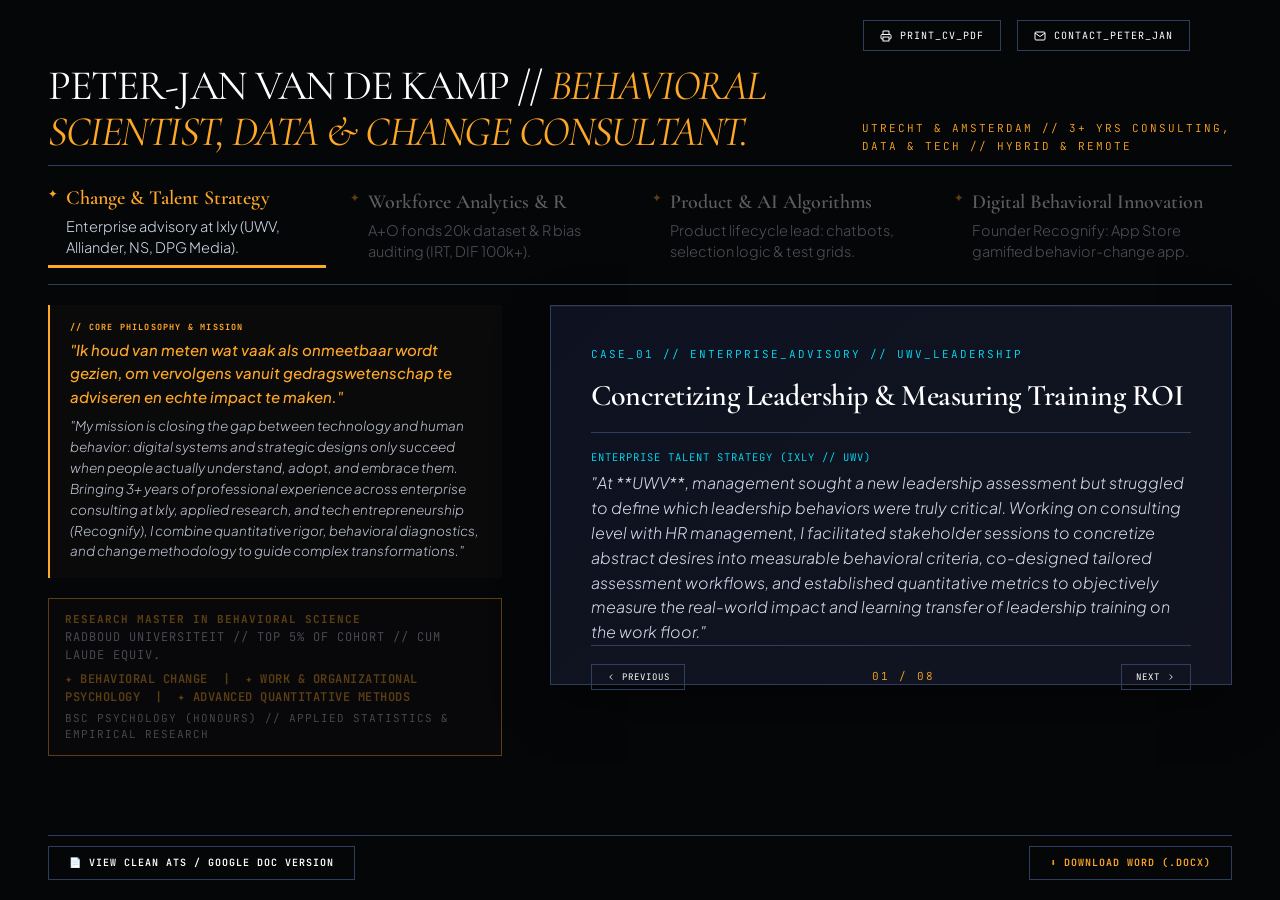
<file: index.html>
<!DOCTYPE html>
<html lang="en">
<head>
  <meta charset="UTF-8">
  <meta name="viewport" content="width=device-width, initial-scale=1.0">
  <title>Peter-Jan van de Kamp — Behavioral Science, Tech &amp; Change Strategy</title>
  <meta name="description" content="Interactive portfolio and executive profile of Peter-Jan van de Kamp: Behavioral Scientist, Data & Change Consultant.">
  <link rel="stylesheet" href="styles.css">
</head>
<body class="layout-c-body">
  
  <!-- Floating Top Action Hub (Hidden in prints) -->
  <div class="top-actions">
    <button onclick="window.print()" class="action-btn">
      <svg width="12" height="12" viewBox="0 0 24 24" fill="none" stroke="currentColor" stroke-width="2"><path d="M6 9V2h12v7M6 18H4a2 2 0 0 1-2-2v-5a2 2 0 0 1 2-2h16a2 2 0 0 1 2 2v5a2 2 0 0 1-2 2h-2"/><rect x="6" y="14" width="12" height="8"/></svg>
      PRINT_CV_PDF
    </button>
    <button id="open-contact" class="action-btn">
      <svg width="12" height="12" viewBox="0 0 24 24" fill="none" stroke="currentColor" stroke-width="2"><path d="M4 4h16c1.1 0 2 .9 2 2v12c0 1.1-.9 2-2 2H4c-1.1 0-2-.9-2-2V6c0-1.1.9-2 2-2z"/><polyline points="22,6 12,13 2,6"/></svg>
      CONTACT_PETER_JAN
    </button>
  </div>

  <div class="container layout-c-container">
    
    <!-- Row 1: Header Name spanning 100% -->
    <header class="layout-c-header">
      <h1>PETER-JAN VAN DE KAMP // <span>BEHAVIORAL SCIENTIST, DATA &amp; CHANGE CONSULTANT.</span></h1>
      <span class="card-num" style="color: var(--accent); margin-bottom: 0;">UTRECHT &amp; AMSTERDAM // 3+ YRS CONSULTING, DATA &amp; TECH // HYBRID &amp; REMOTE</span>
    </header>

    <!-- Row 2: Competency Bar (4 columns spanning 100% width) -->
    <section class="competency-bar">
      <div class="competency-item">
        <span class="comp-icon">✦</span>
        <div>
          <strong class="comp-label">Change &amp; Talent Strategy</strong>
          <p class="comp-subtext">Enterprise advisory at Ixly (UWV, Alliander, NS, DPG Media).</p>
        </div>
      </div>

      <div class="competency-item">
        <span class="comp-icon">✦</span>
        <div>
          <strong class="comp-label">Workforce Analytics &amp; R</strong>
          <p class="comp-subtext">A+O fonds 20k dataset &amp; R bias auditing (IRT, DIF 100k+).</p>
        </div>
      </div>

      <div class="competency-item">
        <span class="comp-icon">✦</span>
        <div>
          <strong class="comp-label">Product &amp; AI Algorithms</strong>
          <p class="comp-subtext">Product lifecycle lead: chatbots, selection logic &amp; test grids.</p>
        </div>
      </div>

      <div class="competency-item">
        <span class="comp-icon">✦</span>
        <div>
          <strong class="comp-label">Digital Behavioral Innovation</strong>
          <p class="comp-subtext">Founder Recognify: App Store gamified behavior-change app.</p>
        </div>
      </div>
    </section>

    <!-- Row 3: Left (Mission & Education) and Right (Slide Deck) aligned horizontally -->
    <main class="layout-c-main">
      <div class="layout-c-left">
        <!-- Motivation Component (Mission) -->
        <div class="motivation-box">
          <strong>// CORE PHILOSOPHY &amp; MISSION</strong>
          <p style="color: var(--accent); font-weight: 500; margin-bottom: 8px;">"Ik houd van meten wat vaak als onmeetbaar wordt gezien, om vervolgens vanuit gedragswetenschap te adviseren en echte impact te maken."</p>
          <p style="font-size: 13.5px; opacity: 0.9; line-height: 1.55;">"My mission is closing the gap between technology and human behavior: digital systems and strategic designs only succeed when people actually understand, adopt, and embrace them. Bringing 3+ years of professional experience across enterprise consulting at Ixly, applied research, and tech entrepreneurship (Recognify), I combine quantitative rigor, behavioral diagnostics, and change methodology to guide complex transformations."</p>
        </div>

        <!-- Academic Credentials Badge (Placed under Mission) -->
        <div class="credentials-badge">
          <strong>RESEARCH MASTER IN BEHAVIORAL SCIENCE</strong><br>
          <span style="font-size:12px; color:var(--text-muted);">RADBOUD UNIVERSITEIT // TOP 5% OF COHORT // CUM LAUDE EQUIV.</span><br>
          <span style="display:block; margin-top:6px; font-size:12px; color:var(--accent); font-weight:600; letter-spacing:0.5px;">
            ✦ BEHAVIORAL CHANGE &nbsp;|&nbsp; ✦ WORK &amp; ORGANIZATIONAL PSYCHOLOGY &nbsp;|&nbsp; ✦ ADVANCED QUANTITATIVE METHODS
          </span>
          <span style="font-size:11px; opacity:0.8; display:block; margin-top:4px;">BSC PSYCHOLOGY (HONOURS) // APPLIED STATISTICS &amp; EMPIRICAL RESEARCH</span>
        </div>
      </div>

      <div class="layout-c-right">
        <div class="slide-deck">
          
          <!-- Slides Wrapper -->
          <div class="slide-container">
            
            <!-- Slide 1: UWV Leadership Case -->
            <div class="slide active">
              <div class="card-num">CASE_01 // ENTERPRISE_ADVISORY // UWV_LEADERSHIP</div>
              <h2 class="card-title">Concretizing Leadership &amp; Measuring Training ROI</h2>
              <div class="slide-body">
                <span class="anecdote-tag">ENTERPRISE TALENT STRATEGY (IXLY // UWV)</span>
                <p class="anecdote-text">"At **UWV**, management sought a new leadership assessment but struggled to define which leadership behaviors were truly critical. Working on consulting level with HR management, I facilitated stakeholder sessions to concretize abstract desires into measurable behavioral criteria, co-designed tailored assessment workflows, and established quantitative metrics to objectively measure the real-world impact and learning transfer of leadership training on the work floor."</p>
              </div>
            </div>

            <!-- Slide 2: Enterprise Talent Strategy (NS, Alliander, DPG Media) -->
            <div class="slide">
              <div class="card-num">CASE_02 // STRATEGIC_TALENT // ALLIANDER_NS_DPG</div>
              <h2 class="card-title">Enterprise Talent Strategy &amp; Capability Building</h2>
              <div class="slide-body">
                <span class="anecdote-tag">ENTERPRISE CONSULTING (IXLY // ALLIANDER, NS, DPG MEDIA)</span>
                <p class="anecdote-text">"Partnered on overarching talent and assessment strategies with HR directors, department leads, and talent executives at **Alliander, NS, and DPG Media** across recruitment, leadership pipelines, and sustainable employability. Designed custom assessment architectures fitted to company culture, while training operational HR teams (recruiters, career coaches) in diagnostic application."</p>
              </div>
            </div>

            <!-- Slide 3: Large-Scale Workforce Analytics (A+O Fonds) -->
            <div class="slide">
              <div class="card-num">CASE_03 // WORKFORCE_ANALYTICS // A+O_FONDS_20K</div>
              <h2 class="card-title">Macro Workforce Analytics &amp; Trend Modeling</h2>
              <div class="slide-body">
                <span class="anecdote-tag">STRATEGIC WORKFORCE ANALYTICS (20,000 DATASET)</span>
                <p class="anecdote-text">"Executed large-scale workforce data modeling for **A+O fonds** on a comprehensive dataset of **20,000 individuals** to analyze macro talent trends, emerging skill shifts, and educational needs. Translated complex statistical distributions into actionable workforce planning roadmaps, empowering strategic decision-makers with evidence-based talent investments."</p>
              </div>
            </div>

            <!-- Slide 4: Statistical Bias Auditing in R (Ixly) -->
            <div class="slide">
              <div class="card-num">CASE_04 // STATISTICAL_AUDITING // IRT_DIF_100K</div>
              <h2 class="card-title">Bias-Free Psychometric Auditing in R</h2>
              <div class="slide-body">
                <span class="anecdote-tag">PEOPLE ANALYTICS &amp; PSYCHOMETRICS (IXLY)</span>
                <p class="anecdote-text">"Authored advanced psychometric validation scripts in R using **Item Response Theory (IRT)** and **Differential Item Functioning (DIF)** across **100,000+ candidate profiles** at Ixly. Empirically audited and certified selection norm grids, eliminating demographic, ethnic, and gender measurement bias to ensure fair, predictive hiring decisions."</p>
              </div>
            </div>

            <!-- Slide 5: Product Management & Algorithm Development -->
            <div class="slide">
              <div class="card-num">CASE_05 // PRODUCT_MANAGEMENT // AI_ALGORITHMS</div>
              <h2 class="card-title">Internal Product Management &amp; Algorithmic Tooling</h2>
              <div class="slide-body">
                <span class="anecdote-tag">PRODUCT DEVELOPMENT &amp; PORTFOLIO STEERING (IXLY)</span>
                <p class="anecdote-text">"Project managed product development lifecycles for internal innovative tooling at Ixly: conversational chatbots, objective candidate selection decision algorithms, and new psychometric test grids. Steered feature roadmaps and portfolio management, aligning R&amp;D with psychometric scientists and commercial stakeholders."</p>
              </div>
            </div>

            <!-- Slide 6: Recognify - App Store Behavior Change App -->
            <div class="slide">
              <div class="card-num">CASE_06 // DIGITAL_STARTUP // APP_STORE_RECOGNIFY</div>
              <h2 class="card-title">Digital App Innovation: Recognify (App Store)</h2>
              <div class="slide-body">
                <span class="anecdote-tag">VENTURE LEADERSHIP &amp; BEHAVIORAL TECH</span>
                <p class="anecdote-text">"Founded **Recognify** as CEO &amp; CPO, taking a gamified behavior-change app from concept to the **App Store**. Rooted in positive psychology and self-leadership, the app delivers engaging behavioral insights. Partnered with Radboud University to conduct empirical validation research on wellbeing and resilience, while providing external consultancy on product strategy and human-centered design."</p>
              </div>
            </div>

            <!-- Slide 7: Workshop Training & University Instruction -->
            <div class="slide">
              <div class="card-num">CASE_07 // KNOWLEDGE_TRANSFER // RADBOUD_UNIVERSITY</div>
              <h2 class="card-title">Capability Transfer &amp; Statistics Instruction</h2>
              <div class="slide-body">
                <span class="anecdote-tag">FACILITATION &amp; ACADEMIC LECTURING</span>
                <p class="anecdote-text">"Designed and facilitated interactive masterclasses for **300+ HR professionals, recruiters, and career counselors** on psychometric diagnostic evaluation, consistently achieving **90%+ top-tier satisfaction ratings**. Concurrently taught undergraduate and graduate sessions in Applied Statistics and Research Methodology at Radboud University."</p>
              </div>
            </div>

            <!-- Slide 8: Authentic Career Ambition & Motivation -->
            <div class="slide">
              <div class="card-num">CASE_08 // CAREER_MOTIVATION // THE_NEXT_STEP</div>
              <h2 class="card-title">Next Horizon: Scale, Ambition &amp; Societal Impact</h2>
              <div class="slide-body">
                <span class="anecdote-tag">CAREER EVOLUTION &amp; CONSULTING AMBITION</span>
                <p class="anecdote-text">"With 3+ years of combined experience across enterprise consulting at Ixly, applied research, and tech entrepreneurship, I am now consciously taking the next step for **more personal growth, greater responsibility and ownership, a higher-ambition team environment, and substantially larger societal and organizational impact** on full-scale digital and organizational transformations."</p>
              </div>
            </div>

          </div>

          <!-- Slide Deck Controls -->
          <div class="slider-controls">
            <button id="prev-slide" class="slide-btn">
              <svg width="10" height="10" viewBox="0 0 24 24" fill="none" stroke="currentColor" stroke-width="2"><polyline points="15 18 9 12 15 6"/></svg>
              PREVIOUS
            </button>
            <span id="slide-counter" class="slide-counter">01 / 08</span>
            <button id="next-slide" class="slide-btn">
              NEXT
              <svg width="10" height="10" viewBox="0 0 24 24" fill="none" stroke="currentColor" stroke-width="2"><polyline points="9 18 15 12 9 6"/></svg>
            </button>
          </div>

        </div>
      </div>
    </main>

    <!-- Bottom return footer navigation (Hidden in prints) -->
    <div class="portal-footer" style="display:flex; justify-content:space-between; align-items:center;">
      <a href="cv_google_doc.html" class="back-link">📄 View Clean ATS / Google Doc Version</a>
      <a href="Peter_Jan_Van_De_Kamp_CV.docx" download class="back-link" style="color:var(--accent);">⬇️ Download Word (.docx)</a>
    </div>

  </div>

  <!-- Contact Modal -->
  <div id="contact-modal" class="modal">
    <div class="modal-content">
      <span class="close-modal">&times;</span>
      <h2>CONNECT // STRATEGY &amp; TRANSFORMATION</h2>
      <p style="margin-bottom: 24px; color: var(--text-muted); font-size: 14px;">Reach out directly to arrange a conversation on organizational change, people analytics, or consulting opportunities.</p>
      
      <div class="modal-links">
        <a href="mailto:peterjanvdkamp1997@gmail.com" class="modal-link-btn">
          <strong>EMAIL DIRECT:</strong> peterjanvdkamp1997@gmail.com
        </a>
        <a href="tel:+31649139591" class="modal-link-btn">
          <strong>PHONE:</strong> +31 6 49139591
        </a>
        <a href="https://www.linkedin.com/in/pjvdk" target="_blank" class="modal-link-btn">
          <strong>LINKEDIN PROFILE:</strong> linkedin.com/in/pjvdk
        </a>
      </div>
    </div>
  </div>

  <script>
    document.addEventListener('DOMContentLoaded', () => {
      // --- Slide Deck Logic ---
      const slides = document.querySelectorAll('.slide');
      const counterDisplay = document.getElementById('slide-counter');
      const prevBtn = document.getElementById('prev-slide');
      const nextBtn = document.getElementById('next-slide');
      
      // Query targets to highlight (Horizontal competency bar and credentials badge)
      const compItems = document.querySelectorAll('.competency-item');
      const badge = document.querySelector('.credentials-badge');
      
      let currentIdx = 0;

      const updateHighlights = (idx) => {
        // Clear all active highlights
        compItems.forEach(item => item.classList.remove('highlighted'));
        if (badge) badge.classList.remove('highlighted');

        // Apply highlights based on target slide index
        if (idx === 0 || idx === 1) {
          if (compItems[0]) compItems[0].classList.add('highlighted'); // Change & Talent Strategy
        } else if (idx === 2 || idx === 3) {
          if (compItems[1]) compItems[1].classList.add('highlighted'); // Workforce Analytics & R
        } else if (idx === 4) {
          if (compItems[2]) compItems[2].classList.add('highlighted'); // Product & AI Algorithms
        } else if (idx === 5) {
          if (compItems[3]) compItems[3].classList.add('highlighted'); // Digital Behavioral Innovation
        } else if (idx === 6 || idx === 7) {
          if (compItems[0]) compItems[0].classList.add('highlighted');
          if (badge) badge.classList.add('highlighted');
        }
      };

      const updateSlides = () => {
        slides.forEach((slide, idx) => {
          slide.classList.toggle('active', idx === currentIdx);
        });
        counterDisplay.textContent = `0${currentIdx + 1} / 0${slides.length}`;
        updateHighlights(currentIdx);
      };

      if (prevBtn && nextBtn && slides.length > 0) {
        nextBtn.addEventListener('click', () => {
          currentIdx = (currentIdx + 1) % slides.length;
          updateSlides();
        });

        prevBtn.addEventListener('click', () => {
          currentIdx = (currentIdx - 1 + slides.length) % slides.length;
          updateSlides();
        });
        
        // Keyboard navigation
        document.addEventListener('keydown', (e) => {
          if (e.key === 'ArrowRight') {
            currentIdx = (currentIdx + 1) % slides.length;
            updateSlides();
          } else if (e.key === 'ArrowLeft') {
            currentIdx = (currentIdx - 1 + slides.length) % slides.length;
            updateSlides();
          }
        });

        // Initial call
        updateHighlights(0);
      }

      // --- Contact Modal Logic ---
      const modal = document.getElementById('contact-modal');
      const openBtn = document.getElementById('open-contact');
      const closeBtn = document.querySelector('.close-modal');

      if (openBtn && modal && closeBtn) {
        openBtn.addEventListener('click', () => {
          modal.classList.add('open');
        });
        closeBtn.addEventListener('click', () => {
          modal.classList.remove('open');
        });
        window.addEventListener('click', (e) => {
          if (e.target === modal) {
            modal.classList.remove('open');
          }
        });
      }
    });
  </script>
</body>
</html>
</file>
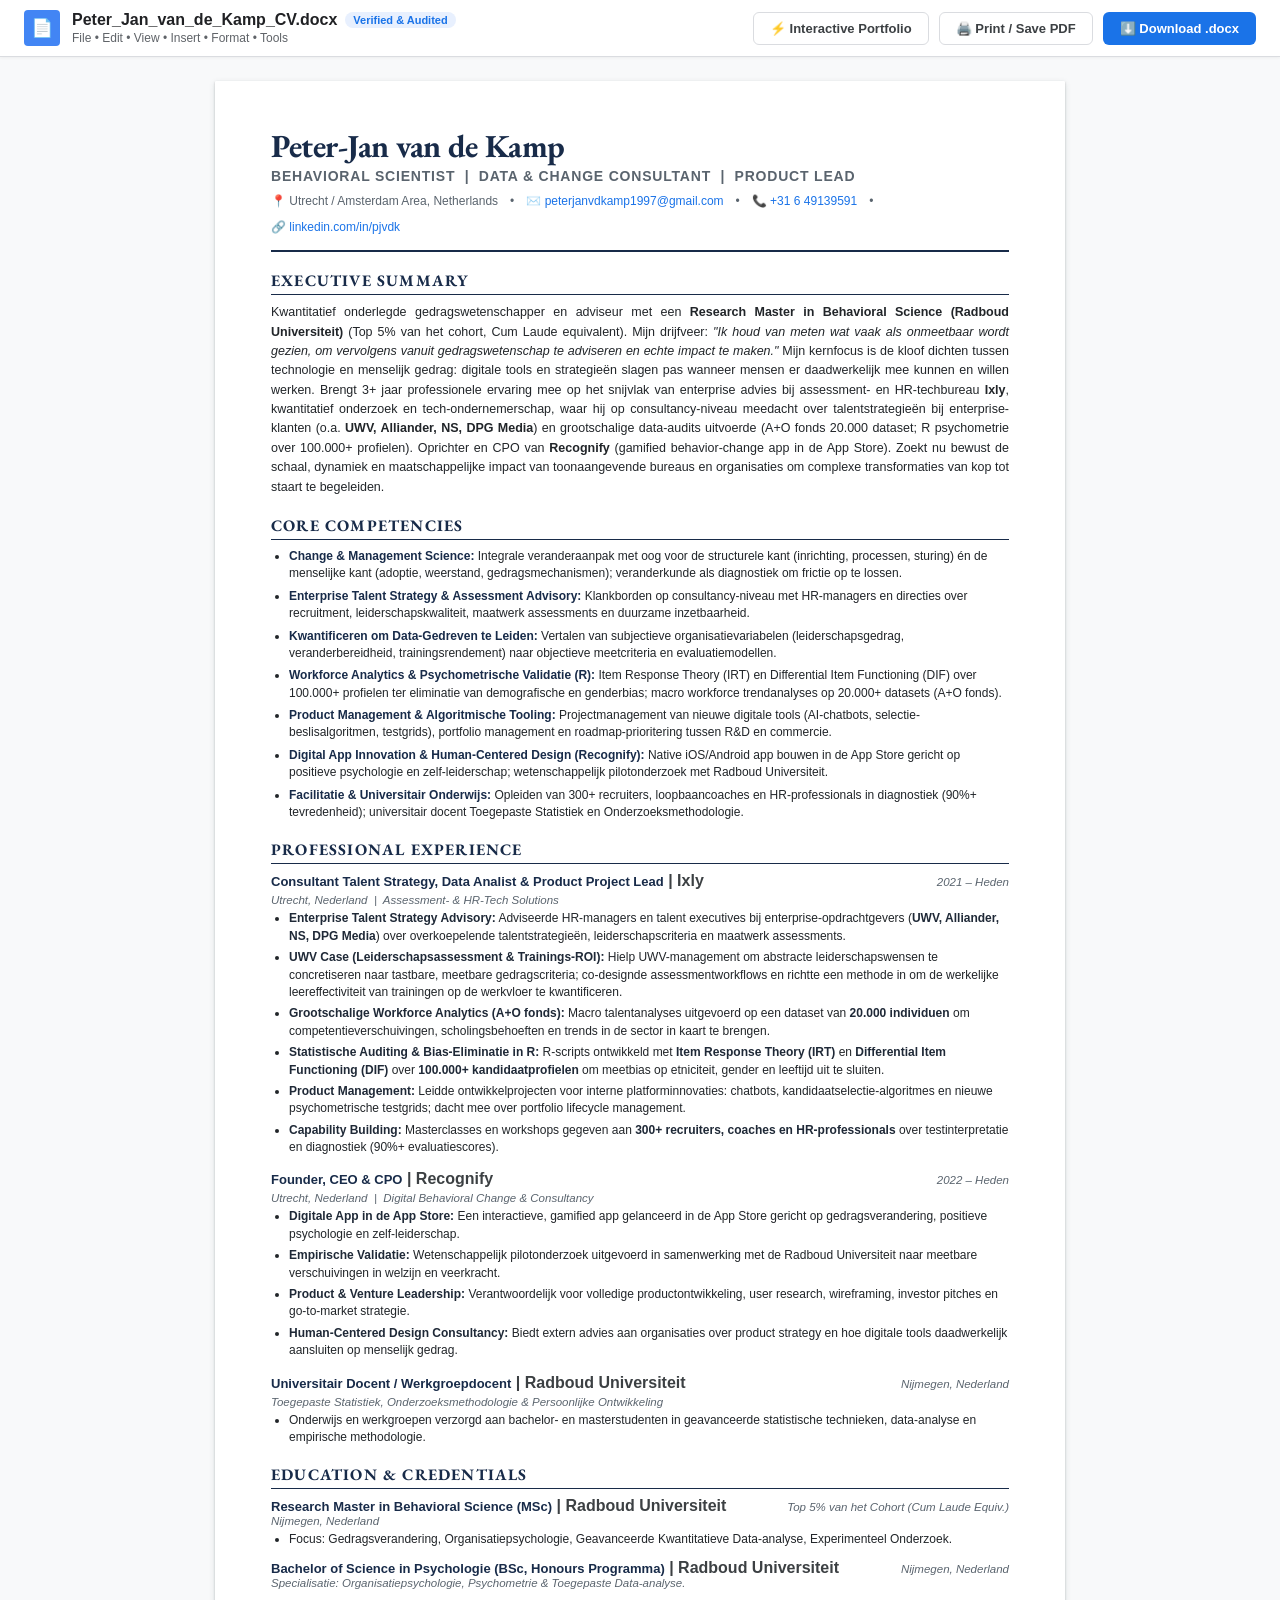
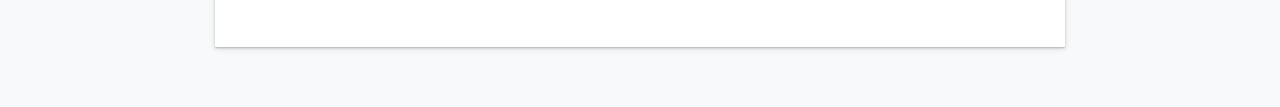
<file: cv_google_doc.html>
<!DOCTYPE html>
<html lang="en">
<head>
  <meta charset="UTF-8">
  <meta name="viewport" content="width=device-width, initial-scale=1.0">
  <title>Peter-Jan van de Kamp — Curriculum Vitae (ATS &amp; Clean View)</title>
  <link rel="preconnect" href="https://fonts.googleapis.com">
  <link rel="preconnect" href="https://fonts.gstatic.com" crossorigin>
  <link href="https://fonts.googleapis.com/css2?family=Calibri&family=EB+Garamond:wght@400;600;700&family=Inter:wght@400;500;600;700&display=swap" rel="stylesheet">
  <style>
    :root {
      --docs-bg: #F8F9FA;
      --docs-paper: #FFFFFF;
      --docs-header-navy: #182B49;
      --docs-text: #212529;
      --docs-muted: #5A646E;
      --docs-accent: #1A73E8;
      --docs-border: #DADCE0;
    }

    * {
      box-sizing: border-box;
      margin: 0;
      padding: 0;
    }

    body {
      background-color: var(--docs-bg);
      font-family: 'Calibri', -apple-system, BlinkMacSystemFont, "Segoe UI", Roboto, sans-serif;
      color: var(--docs-text);
      display: flex;
      flex-direction: column;
      align-items: center;
      min-height: 100vh;
      padding-bottom: 60px;
    }

    /* Google Docs App Bar */
    .gdocs-bar {
      width: 100%;
      background: #FFFFFF;
      border-bottom: 1px solid var(--docs-border);
      padding: 10px 24px;
      display: flex;
      justify-content: space-between;
      align-items: center;
      position: sticky;
      top: 0;
      z-index: 100;
      box-shadow: 0 1px 3px rgba(0,0,0,0.05);
    }

    .gdocs-title-group {
      display: flex;
      align-items: center;
      gap: 12px;
    }

    .gdocs-icon {
      width: 36px;
      height: 36px;
      background: #4285F4;
      border-radius: 4px;
      display: flex;
      align-items: center;
      justify-content: center;
      color: white;
      font-weight: 700;
      font-size: 18px;
    }

    .gdocs-meta h1 {
      font-size: 16px;
      font-weight: 600;
      color: #202124;
      display: flex;
      align-items: center;
      gap: 8px;
    }

    .gdocs-badge {
      font-size: 11px;
      padding: 2px 8px;
      border-radius: 12px;
      background: #E8F0FE;
      color: #1A73E8;
      font-weight: 600;
    }

    .gdocs-menu {
      font-size: 12px;
      color: #5F6368;
      margin-top: 2px;
    }

    .gdocs-actions {
      display: flex;
      gap: 10px;
      align-items: center;
    }

    .btn {
      display: inline-flex;
      align-items: center;
      gap: 6px;
      padding: 8px 16px;
      border-radius: 6px;
      font-size: 13px;
      font-weight: 600;
      text-decoration: none;
      cursor: pointer;
      border: 1px solid transparent;
      transition: all 0.15s ease;
    }

    .btn-primary {
      background: #1A73E8;
      color: #FFFFFF;
    }
    .btn-primary:hover {
      background: #1557B0;
    }

    .btn-secondary {
      background: #FFFFFF;
      color: #3C4043;
      border-color: #DADCE0;
    }
    .btn-secondary:hover {
      background: #F1F3F4;
    }

    /* Page Container (Google Docs Sheet Simulation) */
    .document-viewport {
      margin-top: 24px;
      width: 100%;
      max-width: 850px;
      display: flex;
      flex-direction: column;
      gap: 24px;
    }

    .paper-sheet {
      background: var(--docs-paper);
      box-shadow: 0 2px 6px rgba(60,64,67,0.15), 0 1px 2px rgba(60,64,67,0.3);
      border-radius: 1px;
      padding: 48px 56px;
      min-height: 1050px;
    }

    /* Header Block */
    .cv-header {
      border-bottom: 2px solid var(--docs-header-navy);
      padding-bottom: 16px;
      margin-bottom: 18px;
    }

    .cv-name {
      font-family: 'EB Garamond', Georgia, serif;
      font-size: 32px;
      font-weight: 700;
      color: var(--docs-header-navy);
      letter-spacing: -0.5px;
      line-height: 1.1;
      margin-bottom: 4px;
    }

    .cv-subtitle {
      font-size: 14px;
      font-weight: 600;
      color: var(--docs-muted);
      letter-spacing: 0.8px;
      text-transform: uppercase;
      margin-bottom: 10px;
    }

    .cv-contacts {
      display: flex;
      flex-wrap: wrap;
      gap: 12px;
      font-size: 12px;
      color: var(--docs-muted);
    }

    .cv-contacts a {
      color: var(--docs-accent);
      text-decoration: none;
    }

    .cv-contacts a:hover {
      text-decoration: underline;
    }

    /* Section Typography */
    .section-title {
      font-family: 'EB Garamond', Georgia, serif;
      font-size: 16px;
      font-weight: 700;
      text-transform: uppercase;
      letter-spacing: 1.2px;
      color: var(--docs-header-navy);
      border-bottom: 1.5px solid var(--docs-header-navy);
      padding-bottom: 3px;
      margin-top: 18px;
      margin-bottom: 8px;
    }

    .summary-text {
      font-size: 12.5px;
      line-height: 1.55;
      color: var(--docs-text);
      text-align: justify;
      margin-bottom: 12px;
    }

    .competency-list {
      list-style-type: disc;
      padding-left: 18px;
      margin-bottom: 12px;
    }

    .competency-list li {
      font-size: 12px;
      line-height: 1.45;
      margin-bottom: 5px;
      color: var(--docs-text);
    }

    .competency-list strong {
      color: var(--docs-header-navy);
    }

    .role-block {
      margin-bottom: 14px;
    }

    .role-header {
      display: flex;
      justify-content: space-between;
      align-items: baseline;
      margin-bottom: 2px;
    }

    .role-title {
      font-size: 13px;
      font-weight: 700;
      color: var(--docs-header-navy);
    }

    .role-company {
      font-weight: 600;
      color: #3C4043;
    }

    .role-meta {
      font-size: 11.5px;
      color: var(--docs-muted);
      font-style: italic;
      margin-bottom: 4px;
    }

    .role-bullets {
      list-style-type: disc;
      padding-left: 18px;
    }

    .role-bullets li {
      font-size: 12px;
      line-height: 1.45;
      margin-bottom: 4px;
      color: var(--docs-text);
    }

    .role-bullets strong {
      color: #1F2937;
    }

    .education-block {
      margin-bottom: 10px;
    }

    .edu-header {
      display: flex;
      justify-content: space-between;
      align-items: baseline;
    }

    .edu-degree {
      font-size: 13px;
      font-weight: 700;
      color: var(--docs-header-navy);
    }

    .edu-school {
      font-weight: 600;
      color: #3C4043;
    }

    .edu-meta {
      font-size: 11.5px;
      color: var(--docs-muted);
      font-style: italic;
    }

    .edu-bullets {
      list-style-type: disc;
      padding-left: 18px;
      margin-top: 4px;
    }

    .edu-bullets li {
      font-size: 12px;
      line-height: 1.45;
      color: var(--docs-text);
    }

    /* Print Optimization */
    @media print {
      body {
        background: white;
        padding: 0;
      }
      .gdocs-bar {
        display: none !important;
      }
      .document-viewport {
        margin: 0;
        max-width: 100%;
      }
      .paper-sheet {
        box-shadow: none;
        padding: 15mm 15mm;
      }
    }
  </style>
</head>
<body>

  <!-- Top Google Docs Control Bar -->
  <header class="gdocs-bar">
    <div class="gdocs-title-group">
      <div class="gdocs-icon">📄</div>
      <div class="gdocs-meta">
        <h1>Peter_Jan_van_de_Kamp_CV.docx <span class="gdocs-badge">Verified &amp; Audited</span></h1>
        <div class="gdocs-menu">File  •  Edit  •  View  •  Insert  •  Format  •  Tools</div>
      </div>
    </div>
    <div class="gdocs-actions">
      <a href="index.html" class="btn btn-secondary">
        ⚡ Interactive Portfolio
      </a>
      <button class="btn btn-secondary" onclick="window.print()">
        🖨️ Print / Save PDF
      </button>
      <a href="Peter_Jan_Van_De_Kamp_CV.docx" download class="btn btn-primary">
        ⬇️ Download .docx
      </a>
    </div>
  </header>

  <!-- Document Paper Sheet -->
  <main class="document-viewport">
    <article class="paper-sheet" id="printable-cv">

      <!-- Header -->
      <header class="cv-header">
        <h1 class="cv-name">Peter-Jan van de Kamp</h1>
        <div class="cv-subtitle">Behavioral Scientist &nbsp;|&nbsp; Data &amp; Change Consultant &nbsp;|&nbsp; Product Lead</div>
        <div class="cv-contacts">
          <span>📍 Utrecht / Amsterdam Area, Netherlands</span>
          <span>•</span>
          <a href="mailto:peterjanvdkamp1997@gmail.com">✉️ peterjanvdkamp1997@gmail.com</a>
          <span>•</span>
          <a href="tel:+31649139591">📞 +31 6 49139591</a>
          <span>•</span>
          <a href="https://linkedin.com/in/pjvdk" target="_blank">🔗 linkedin.com/in/pjvdk</a>
        </div>
      </header>

      <!-- Executive Summary -->
      <section>
        <h2 class="section-title">Executive Summary</h2>
        <p class="summary-text">
          Kwantitatief onderlegde gedragswetenschapper en adviseur met een <strong>Research Master in Behavioral Science (Radboud Universiteit)</strong> (Top 5% van het cohort, Cum Laude equivalent). Mijn drijfveer: <em>"Ik houd van meten wat vaak als onmeetbaar wordt gezien, om vervolgens vanuit gedragswetenschap te adviseren en echte impact te maken."</em> Mijn kernfocus is de kloof dichten tussen technologie en menselijk gedrag: digitale tools en strategieën slagen pas wanneer mensen er daadwerkelijk mee kunnen en willen werken. Brengt 3+ jaar professionele ervaring mee op het snijvlak van enterprise advies bij assessment- en HR-techbureau <strong>Ixly</strong>, kwantitatief onderzoek en tech-ondernemerschap, waar hij op consultancy-niveau meedacht over talentstrategieën bij enterprise-klanten (o.a. <strong>UWV, Alliander, NS, DPG Media</strong>) en grootschalige data-audits uitvoerde (A+O fonds 20.000 dataset; R psychometrie over 100.000+ profielen). Oprichter en CPO van <strong>Recognify</strong> (gamified behavior-change app in de App Store). Zoekt nu bewust de schaal, dynamiek en maatschappelijke impact van toonaangevende bureaus en organisaties om complexe transformaties van kop tot staart te begeleiden.
        </p>
      </section>

      <!-- Core Competencies -->
      <section>
        <h2 class="section-title">Core Competencies</h2>
        <ul class="competency-list">
          <li><strong>Change &amp; Management Science:</strong> Integrale veranderaanpak met oog voor de structurele kant (inrichting, processen, sturing) én de menselijke kant (adoptie, weerstand, gedragsmechanismen); veranderkunde als diagnostiek om frictie op te lossen.</li>
          <li><strong>Enterprise Talent Strategy &amp; Assessment Advisory:</strong> Klankborden op consultancy-niveau met HR-managers en directies over recruitment, leiderschapskwaliteit, maatwerk assessments en duurzame inzetbaarheid.</li>
          <li><strong>Kwantificeren om Data-Gedreven te Leiden:</strong> Vertalen van subjectieve organisatievariabelen (leiderschapsgedrag, veranderbereidheid, trainingsrendement) naar objectieve meetcriteria en evaluatiemodellen.</li>
          <li><strong>Workforce Analytics &amp; Psychometrische Validatie (R):</strong> Item Response Theory (IRT) en Differential Item Functioning (DIF) over 100.000+ profielen ter eliminatie van demografische en genderbias; macro workforce trendanalyses op 20.000+ datasets (A+O fonds).</li>
          <li><strong>Product Management &amp; Algoritmische Tooling:</strong> Projectmanagement van nieuwe digitale tools (AI-chatbots, selectie-beslisalgoritmen, testgrids), portfolio management en roadmap-prioritering tussen R&amp;D en commercie.</li>
          <li><strong>Digital App Innovation &amp; Human-Centered Design (Recognify):</strong> Native iOS/Android app bouwen in de App Store gericht op positieve psychologie en zelf-leiderschap; wetenschappelijk pilotonderzoek met Radboud Universiteit.</li>
          <li><strong>Facilitatie &amp; Universitair Onderwijs:</strong> Opleiden van 300+ recruiters, loopbaancoaches en HR-professionals in diagnostiek (90%+ tevredenheid); universitair docent Toegepaste Statistiek en Onderzoeksmethodologie.</li>
        </ul>
      </section>

      <!-- Professional Experience -->
      <section>
        <h2 class="section-title">Professional Experience</h2>

        <!-- Ixly -->
        <div class="role-block">
          <div class="role-header">
            <div>
              <span class="role-title">Consultant Talent Strategy, Data Analist &amp; Product Project Lead</span>
              <span class="role-company"> | Ixly</span>
            </div>
            <div class="role-meta">2021 – Heden</div>
          </div>
          <div class="role-meta">Utrecht, Nederland &nbsp;|&nbsp; Assessment- &amp; HR-Tech Solutions</div>
          <ul class="role-bullets">
            <li><strong>Enterprise Talent Strategy Advisory:</strong> Adviseerde HR-managers en talent executives bij enterprise-opdrachtgevers (<strong>UWV, Alliander, NS, DPG Media</strong>) over overkoepelende talentstrategieën, leiderschapscriteria en maatwerk assessments.</li>
            <li><strong>UWV Case (Leiderschapsassessment &amp; Trainings-ROI):</strong> Hielp UWV-management om abstracte leiderschapswensen te concretiseren naar tastbare, meetbare gedragscriteria; co-designde assessmentworkflows en richtte een methode in om de werkelijke leereffectiviteit van trainingen op de werkvloer te kwantificeren.</li>
            <li><strong>Grootschalige Workforce Analytics (A+O fonds):</strong> Macro talentanalyses uitgevoerd op een dataset van <strong>20.000 individuen</strong> om competentieverschuivingen, scholingsbehoeften en trends in de sector in kaart te brengen.</li>
            <li><strong>Statistische Auditing &amp; Bias-Eliminatie in R:</strong> R-scripts ontwikkeld met <strong>Item Response Theory (IRT)</strong> en <strong>Differential Item Functioning (DIF)</strong> over <strong>100.000+ kandidaatprofielen</strong> om meetbias op etniciteit, gender en leeftijd uit te sluiten.</li>
            <li><strong>Product Management:</strong> Leidde ontwikkelprojecten voor interne platforminnovaties: chatbots, kandidaatselectie-algoritmes en nieuwe psychometrische testgrids; dacht mee over portfolio lifecycle management.</li>
            <li><strong>Capability Building:</strong> Masterclasses en workshops gegeven aan <strong>300+ recruiters, coaches en HR-professionals</strong> over testinterpretatie en diagnostiek (90%+ evaluatiescores).</li>
          </ul>
        </div>

        <!-- Recognify -->
        <div class="role-block">
          <div class="role-header">
            <div>
              <span class="role-title">Founder, CEO &amp; CPO</span>
              <span class="role-company"> | Recognify</span>
            </div>
            <div class="role-meta">2022 – Heden</div>
          </div>
          <div class="role-meta">Utrecht, Nederland &nbsp;|&nbsp; Digital Behavioral Change &amp; Consultancy</div>
          <ul class="role-bullets">
            <li><strong>Digitale App in de App Store:</strong> Een interactieve, gamified app gelanceerd in de App Store gericht op gedragsverandering, positieve psychologie en zelf-leiderschap.</li>
            <li><strong>Empirische Validatie:</strong> Wetenschappelijk pilotonderzoek uitgevoerd in samenwerking met de Radboud Universiteit naar meetbare verschuivingen in welzijn en veerkracht.</li>
            <li><strong>Product &amp; Venture Leadership:</strong> Verantwoordelijk voor volledige productontwikkeling, user research, wireframing, investor pitches en go-to-market strategie.</li>
            <li><strong>Human-Centered Design Consultancy:</strong> Biedt extern advies aan organisaties over product strategy en hoe digitale tools daadwerkelijk aansluiten op menselijk gedrag.</li>
          </ul>
        </div>

        <!-- Radboud Trainer -->
        <div class="role-block">
          <div class="role-header">
            <div>
              <span class="role-title">Universitair Docent / Werkgroepdocent</span>
              <span class="role-company"> | Radboud Universiteit</span>
            </div>
            <div class="role-meta">Nijmegen, Nederland</div>
          </div>
          <div class="role-meta">Toegepaste Statistiek, Onderzoeksmethodologie &amp; Persoonlijke Ontwikkeling</div>
          <ul class="role-bullets">
            <li>Onderwijs en werkgroepen verzorgd aan bachelor- en masterstudenten in geavanceerde statistische technieken, data-analyse en empirische methodologie.</li>
          </ul>
        </div>

      </section>

      <!-- Education -->
      <section>
        <h2 class="section-title">Education &amp; Credentials</h2>

        <div class="education-block">
          <div class="edu-header">
            <div>
              <span class="edu-degree">Research Master in Behavioral Science (MSc)</span>
              <span class="edu-school"> | Radboud Universiteit</span>
            </div>
            <div class="edu-meta">Top 5% van het Cohort (Cum Laude Equiv.)</div>
          </div>
          <div class="edu-meta">Nijmegen, Nederland</div>
          <ul class="edu-bullets">
            <li>Focus: Gedragsverandering, Organisatiepsychologie, Geavanceerde Kwantitatieve Data-analyse, Experimenteel Onderzoek.</li>
          </ul>
        </div>

        <div class="education-block">
          <div class="edu-header">
            <div>
              <span class="edu-degree">Bachelor of Science in Psychologie (BSc, Honours Programma)</span>
              <span class="edu-school"> | Radboud Universiteit</span>
            </div>
            <div class="edu-meta">Nijmegen, Nederland</div>
          </div>
          <div class="edu-meta">Specialisatie: Organisatiepsychologie, Psychometrie &amp; Toegepaste Data-analyse.</div>
        </div>

      </section>

    </article>
  </main>

</body>
</html>
</file>
<file: styles.css>
/* Style 3: Premium Slate Dark Mode / Viewport-Locked (No Scroll) */
@import url('https://fonts.googleapis.com/css2?family=Cormorant+Garamond:ital,wght@0,300;0,400;0,600;0,700;1,400&family=Plus+Jakarta+Sans:wght@300;400;500;600;700&family=JetBrains+Mono:wght@300;400&display=swap');

:root {
  --bg-page: #050608;       /* Ultimate obsidian black */
  --bg-surface: #0E1220;    /* Deep cosmic slate */
  --border-color: #2F3E5E;  /* High-contrast steel blue borders */
  --text-main: #FFFFFF;     /* Stark white */
  --text-muted: #D1D8E8;    /* Enhanced contrast bright slate */
  --accent: #FFA726;        /* Bright orange-gold accent */
  --secondary-accent: #00E5FF; /* Electric neon cyan accent */
  
  --font-serif: 'Cormorant Garamond', Georgia, serif;
  --font-sans: 'Plus Jakarta Sans', sans-serif;
  --font-mono: 'JetBrains Mono', monospace;
  
  --transition-luxury: all 0.6s cubic-bezier(0.16, 1, 0.3, 1);
}

* {
  box-sizing: border-box;
  margin: 0;
  padding: 0;
}

body {
  background-color: var(--bg-page);
  color: var(--text-main);
  font-family: var(--font-sans);
  font-weight: 300;
  line-height: 1.6;
  height: 100vh;
  overflow: hidden; /* Lock viewport scroll */
  display: flex;
  flex-direction: column;
  justify-content: space-between;
  padding: 24px 48px 32px 48px;
}

@media (max-width: 900px) {
  body {
    height: auto;
    overflow-y: auto;
    padding: 32px 24px;
  }
}

.container {
  max-width: 1100px;
  margin: 0 auto;
  width: 100%;
  flex-grow: 1;
  display: flex;
  flex-direction: column;
}

/* Top Header Banner spanning 100% width */
.top-banner {
  display: grid;
  grid-template-columns: 1fr 1fr;
  gap: 40px;
  border-bottom: 1px solid var(--border-color);
  padding-bottom: 16px;
  margin-bottom: 24px;
}

@media (max-width: 900px) {
  .top-banner {
    grid-template-columns: 1fr;
    gap: 16px;
  }
}

.header-left {
  display: flex;
  flex-direction: column;
  justify-content: center;
}

.header-right {
  display: flex;
  align-items: center;
}

/* Split screen layout */
.layout-grid {
  display: grid;
  grid-template-columns: 0.82fr 1.18fr; /* Favor the right slide deck */
  gap: 60px;
  flex-grow: 1;
  align-items: start; /* Align elements side-by-side at same height level */
}

@media (max-width: 900px) {
  .layout-grid {
    grid-template-columns: 1fr;
    gap: 32px;
  }
}

/* Left Hero & Info Column */
.brand-column {
  display: flex;
  flex-direction: column;
  justify-content: start;
}

h1 {
  font-family: var(--font-serif);
  font-size: clamp(34px, 5vw, 44px); /* Slightly optimized height */
  font-weight: 400;
  line-height: 1.1;
  margin-bottom: 10px;
  letter-spacing: -1px;
}

h1 span {
  color: var(--accent);
  display: block;
  font-style: italic;
}

/* High-Contrast Academic Credentials Badge */
.credentials-badge {
  border: 1px solid var(--accent);
  background: rgba(217, 195, 163, 0.04);
  padding: 8px 12px;
  font-family: var(--font-mono);
  font-size: 9.5px;
  line-height: 1.4;
  letter-spacing: 1px;
  color: var(--accent);
  margin-bottom: 0;
  opacity: 0.45;
  transition: var(--transition-luxury);
}

.credentials-badge.highlighted {
  opacity: 1;
  background: rgba(217, 195, 163, 0.08);
  box-shadow: 0 0 20px rgba(217, 195, 163, 0.12);
}

.credentials-badge span {
  color: var(--text-main);
}

/* Motivation Component Box */
.motivation-box {
  border-left: 2px solid var(--accent);
  background: rgba(217, 195, 163, 0.02);
  padding: 10px 14px;
  font-size: 12px;
  line-height: 1.4;
  color: var(--text-muted);
  margin-bottom: 14px;
  font-style: italic;
}

.motivation-box strong {
  display: block;
  font-family: var(--font-mono);
  font-size: 8.5px;
  color: var(--accent);
  font-style: normal;
  margin-bottom: 4px;
  letter-spacing: 1.2px;
}

/* Core Competencies Box */
.competency-box {
  display: flex;
  flex-direction: column;
  gap: 6px;
}

.competency-item {
  display: flex;
  gap: 8px;
  align-items: start;
  opacity: 0.45;
  transition: var(--transition-luxury);
  border-left: 2px solid transparent;
  padding-left: 0;
}

.competency-item.highlighted {
  opacity: 1;
  border-left: 2px solid var(--accent);
  padding-left: 10px;
  transform: translateX(4px);
}

.comp-icon {
  color: var(--accent);
  font-family: var(--font-mono);
  font-size: 16px;
  line-height: 1.4;
}

.comp-label {
  display: block;
  font-family: var(--font-serif);
  font-size: 18px;
  font-weight: 600;
  color: var(--text-main);
  margin-bottom: 2px;
}

.comp-subtext {
  font-size: 13px;
  color: var(--text-muted);
  line-height: 1.4;
}

/* Top Action Header */
.top-actions {
  display: flex;
  justify-content: flex-end;
  gap: 16px;
  max-width: 1100px;
  margin: 0 auto;
  width: 100%;
  padding-bottom: 12px;
}

.action-btn {
  background: transparent;
  border: 1px solid var(--border-color);
  color: var(--text-main);
  font-family: var(--font-mono);
  font-size: 10px;
  letter-spacing: 1px;
  padding: 8px 16px;
  cursor: pointer;
  transition: var(--transition-luxury);
  display: flex;
  align-items: center;
  gap: 8px;
}

.action-btn:hover {
  border-color: var(--accent);
  color: var(--accent);
}

/* Right Column: Slide Deck Component */
.deck-column {
  width: 100%;
}

.slide-deck {
  border: 1px solid var(--border-color);
  background: linear-gradient(135deg, var(--bg-surface) 0%, #111420 100%);
  box-shadow: 0 20px 50px rgba(0, 0, 0, 0.4), inset 0 1px 0 rgba(255, 255, 255, 0.05);
  padding: 40px;
  height: 420px;
  display: flex;
  flex-direction: column;
  justify-content: space-between;
  position: relative;
}

.slide-container {
  position: relative;
  width: 100%;
  flex-grow: 1;
}

/* Carousel Slide Swapping */
.slide {
  position: absolute;
  top: 0;
  left: 0;
  width: 100%;
  height: 100%;
  opacity: 0;
  visibility: hidden;
  transform: translateX(20px);
  transition: var(--transition-luxury);
  display: flex;
  flex-direction: column;
  justify-content: center;
}

.slide.active {
  position: relative;
  opacity: 1;
  visibility: visible;
  transform: translateX(0);
}

.card-num {
  font-family: var(--font-mono);
  color: var(--secondary-accent);
  font-size: 11px;
  margin-bottom: 8px;
  letter-spacing: 2px;
  text-transform: uppercase;
}

.card-title {
  font-family: var(--font-serif);
  font-size: 28px;
  font-weight: 600;
  margin-bottom: 16px;
  letter-spacing: -0.5px;
  color: var(--text-main);
  border-bottom: 1px solid var(--border-color);
  padding-bottom: 12px;
}

/* Anecdote blocks styling */
.slide-body {
  display: flex;
  flex-direction: column;
  gap: 6px;
}

.anecdote-tag {
  font-family: var(--font-mono);
  font-size: 10.5px;
  color: var(--secondary-accent);
  letter-spacing: 1px;
}

.anecdote-text {
  font-size: 15px;
  color: var(--text-muted);
  line-height: 1.55;
  font-style: italic;
}

.anecdote-text strong {
  color: var(--text-main);
  font-weight: 500;
  font-style: normal;
}

/* Slider control panel */
.slider-controls {
  display: flex;
  justify-content: space-between;
  align-items: center;
  border-top: 1px solid var(--border-color);
  padding-top: 18px;
  margin-top: auto;
}

.slide-btn {
  background: none;
  border: 1px solid var(--border-color);
  color: var(--text-main);
  cursor: pointer;
  font-family: var(--font-mono);
  font-size: 9px;
  padding: 6px 14px;
  letter-spacing: 1px;
  transition: var(--transition-luxury);
  display: flex;
  align-items: center;
  gap: 6px;
}

.slide-btn:hover {
  border-color: var(--accent);
  color: var(--accent);
}

.slide-counter {
  font-family: var(--font-mono);
  font-size: 11px;
  color: var(--accent);
  letter-spacing: 2px;
}

/* Contact Modal Popup */
.modal {
  position: fixed;
  top: 0;
  left: 0;
  width: 100vw;
  height: 100vh;
  background: rgba(7, 8, 11, 0.9);
  backdrop-filter: blur(8px);
  z-index: 100;
  display: flex;
  align-items: center;
  justify-content: center;
  opacity: 0;
  visibility: hidden;
  transition: var(--transition-luxury);
}

.modal.open {
  opacity: 1;
  visibility: visible;
}

.modal-content {
  background: var(--bg-surface);
  border: 1px solid var(--border-color);
  width: 90%;
  max-width: 480px;
  padding: 40px;
  position: relative;
  box-shadow: 0 30px 60px rgba(0, 0, 0, 0.6);
}

.close-modal {
  position: absolute;
  top: 20px;
  right: 20px;
  font-size: 24px;
  color: var(--text-muted);
  cursor: pointer;
  transition: color 0.3s;
}

.close-modal:hover {
  color: var(--accent);
}

.modal-content h2 {
  font-family: var(--font-serif);
  color: var(--accent);
  font-size: 22px;
  margin-bottom: 8px;
  letter-spacing: -0.5px;
}

.modal-links {
  display: flex;
  flex-direction: column;
  gap: 12px;
}

.modal-link-btn {
  display: block;
  text-decoration: none;
  font-family: var(--font-mono);
  font-size: 12px;
  color: var(--text-main);
  background: var(--bg-page);
  border: 1px solid var(--border-color);
  padding: 14px 20px;
  text-align: center;
  transition: var(--transition-luxury);
}

.modal-link-btn:hover {
  border-color: var(--accent);
  color: var(--accent);
  background: rgba(217, 195, 163, 0.02);
}

/* Return portal footer link */
.portal-footer {
  border-top: 1px solid var(--border-color);
  padding-top: 10px;
  margin-top: 20px;
  width: 100%;
}

.back-link {
  display: inline-block;
  font-family: var(--font-mono);
  font-size: 10px;
  letter-spacing: 1px;
  text-transform: uppercase;
  color: var(--text-main);
  text-decoration: none;
  font-weight: 600;
  border: 1px solid var(--border-color);
  padding: 8px 20px;
  transition: var(--transition-luxury);
}

.back-link:hover {
  background: var(--text-main);
  color: var(--bg-page);
  border-color: var(--text-main);
}

/* Layout B: Classic Asymmetric Split */
.layout-b-body {
  height: 100vh;
  overflow: hidden;
  display: flex;
  flex-direction: column;
  justify-content: space-between;
  padding: 16px 48px 24px 48px; /* Reduced vertical padding */
}
.layout-b-grid {
  display: grid;
  grid-template-columns: 0.82fr 1.18fr;
  gap: 60px;
  align-items: center;
  flex-grow: 1;
}
.layout-b-brand {
  display: flex;
  flex-direction: column;
  justify-content: center;
}
.layout-b-brand h1 {
  font-size: clamp(34px, 5vw, 44px); /* Optimized size */
  margin-bottom: 6px;
}
.layout-b-brand .credentials-badge {
  margin-bottom: 8px;
}
.layout-b-brand .motivation-box {
  margin-bottom: 10px;
}
.layout-b-brand .competency-box {
  gap: 4px;
}

/* Layout C: Centered Block Stack (Editorial) */
.layout-c-body {
  height: 100vh;
  overflow: hidden;
  display: flex;
  flex-direction: column;
  justify-content: space-between;
  padding: 20px 48px;
}
.layout-c-container {
  max-width: 1200px;
  margin: 0 auto;
  display: flex;
  flex-direction: column;
  gap: 20px;
  flex-grow: 1;
}
.layout-c-header {
  border-bottom: 1px solid var(--border-color);
  padding-bottom: 10px;
  display: flex;
  justify-content: space-between;
  align-items: flex-end;
  margin-bottom: 0;
  width: 100%;
}
.layout-c-header h1 {
  margin-bottom: 0;
  font-size: clamp(34px, 4.5vw, 42px);
  letter-spacing: -1.5px;
}
.layout-c-header h1 span {
  display: inline;
}
.competency-bar {
  display: grid;
  grid-template-columns: repeat(4, 1fr);
  gap: 24px;
  border-bottom: 1px solid var(--border-color);
  padding-bottom: 12px;
  width: 100%;
}
.competency-bar .competency-item {
  border-left: none;
  border-bottom: 3px solid transparent;
  padding-left: 0;
  padding-bottom: 8px;
  opacity: 0.35; /* Dims inactive items for very high highlight contrast */
  transition: var(--transition-luxury);
  transform: none;
}
.competency-bar .competency-item.highlighted {
  opacity: 1;
  border-left: none;
  border-bottom: 3px solid var(--accent); /* Clear gold horizontal highlight tab indicator */
  padding-left: 0;
  padding-bottom: 8px;
  transform: translateY(-4px); /* Vertical lift hover effect */
}
.competency-bar .competency-item.highlighted .comp-label {
  color: var(--accent);
}
.competency-bar .comp-label {
  font-size: 20px;
}
.competency-bar .comp-subtext {
  font-size: 14.5px;
}
.layout-c-main {
  display: grid;
  grid-template-columns: 0.8fr 1.2fr;
  gap: 48px;
  align-items: start;
  flex-grow: 1;
  width: 100%;
}
.layout-c-left {
  display: flex;
  flex-direction: column;
  gap: 20px; /* Stacks motivation and credentials badge cleanly */
  justify-content: start;
}
.layout-c-left .motivation-box {
  margin-bottom: 0;
  padding: 16px 20px;
  font-size: 15px; /* Increased readability size */
  line-height: 1.55;
}
.layout-c-left .credentials-badge {
  margin-bottom: 0;
  padding: 12px 16px;
  font-size: 11px; /* Increased credentials size */
  line-height: 1.5;
  opacity: 0.35;
  transition: var(--transition-luxury);
}
.layout-c-left .credentials-badge.highlighted {
  opacity: 1;
  border-color: var(--accent);
  background: rgba(217, 195, 163, 0.08);
  box-shadow: 0 0 20px rgba(217, 195, 163, 0.15);
}
.layout-c-right {
  width: 100%;
}
.layout-c-body .slide-deck {
  height: 380px; /* Aligned height */
}
.layout-c-body .anecdote-text {
  font-size: 16px; /* Enhanced slide card copy */
}
.layout-c-body .card-title {
  font-size: 30px; /* Larger title */
}

/* ==========================================================================
   🖨️ PDF EXPORT & PRINT OVERRIDES (Stacks slides chronologically on A4 page)
   ========================================================================== */
@media print {
  @page {
    size: A4 portrait;
    margin: 20mm 15mm;
  }
  
  html, body {
    height: auto !important;
    overflow: visible !important;
    background: #FFFFFF !important;
    color: #111111 !important;
    padding: 0 !important;
  }

  .container {
    max-width: 100% !important;
    width: 100% !important;
    margin: 0 !important;
    padding: 0 !important;
  }

  .layout-grid {
    display: block !important;
    width: 100% !important;
  }

  .top-banner {
    display: block !important;
    width: 100% !important;
    border-bottom: 2px solid #111111 !important;
    padding-bottom: 20px !important;
    margin-bottom: 30px !important;
  }

  .header-left, .header-right {
    display: block !important;
    width: 100% !important;
  }

  .brand-column {
    display: block !important;
    width: 100% !important;
    margin-bottom: 30px !important;
  }

  .brand-column h1 {
    color: #111111 !important;
    font-size: 26pt !important;
  }

  .brand-column h1 span {
    color: #111111 !important;
    display: inline !important;
    font-style: italic !important;
  }

  .credentials-badge {
    border: 1px solid #111111 !important;
    background: #fdfdfd !important;
    color: #111111 !important;
    margin-top: 10px !important;
  }

  .credentials-badge span {
    color: #111111 !important;
  }

  .motivation-box {
    border-left: 2px solid #111111 !important;
    background: #fdfdfd !important;
    color: #333333 !important;
    margin-top: 10px !important;
  }

  .competency-item {
    margin-bottom: 12px !important;
  }

  .comp-label {
    color: #111111 !important;
  }

  .comp-subtext {
    color: #333333 !important;
  }

  /* Hide navigation controls, action hub, footer */
  .top-actions, .slider-controls, .portal-footer {
    display: none !important;
  }

  /* Flatten Slide Deck into clean, readable sequential blocks */
  .deck-column {
    display: block !important;
    height: auto !important;
    position: relative !important;
    margin-top: 30px !important;
  }

  .slide-deck {
    display: block !important;
    border: none !important;
    background: transparent !important;
    box-shadow: none !important;
    padding: 0 !important;
    height: auto !important;
  }

  .slide-container {
    display: block !important;
    position: relative !important;
    height: auto !important;
  }

  .slide {
    position: relative !important;
    display: block !important;
    width: 100% !important;
    height: auto !important;
    transform: none !important;
    opacity: 1 !important;
    visibility: visible !important;
    background: transparent !important;
    border: none !important;
    border-top: 1px solid #cccccc !important;
    padding: 24px 0 !important;
    margin-bottom: 20px !important;
    color: #111111 !important;
    page-break-inside: avoid;
  }

  .card-num {
    color: #555555 !important;
    font-size: 9pt !important;
  }

  .card-title {
    color: #111111 !important;
    font-size: 16pt !important;
    border-bottom: none !important;
    padding-bottom: 0 !important;
    margin-bottom: 8px !important;
  }

  .anecdote-tag {
    display: none !important; /* Hide label in print */
  }

  .anecdote-text {
    color: #222222 !important;
    font-size: 10.5pt !important;
    line-height: 1.5 !important;
    font-style: normal !important;
  }

  .anecdote-text strong {
    color: #111111 !important;
    font-weight: bold !important;
  }
}
</file>
